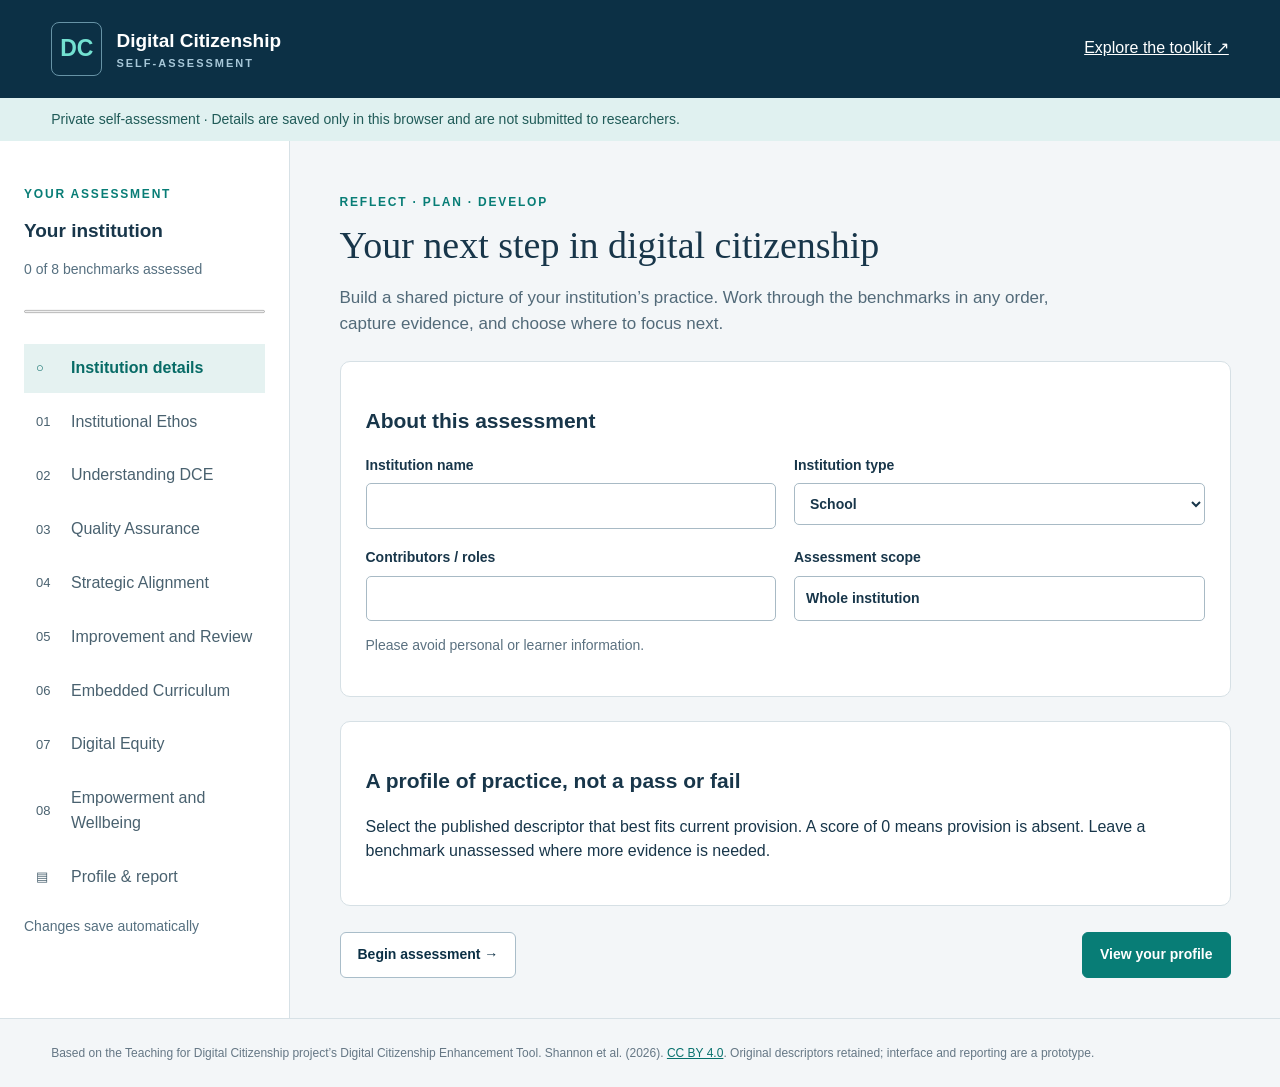
<file: index.html>
<!doctype html><html lang="en"><head><meta charset="utf-8"><meta name="viewport" content="width=device-width,initial-scale=1"><title>Digital Citizenship | Self-assessment</title><meta name="description" content="A self-assessment for schools and colleges using the Digital Citizenship Enhancement Tool."><link rel="stylesheet" href="style.css"></head><body data-page="home"><script src="content.js"></script><script src="multipage.js"></script></body></html>
</file>
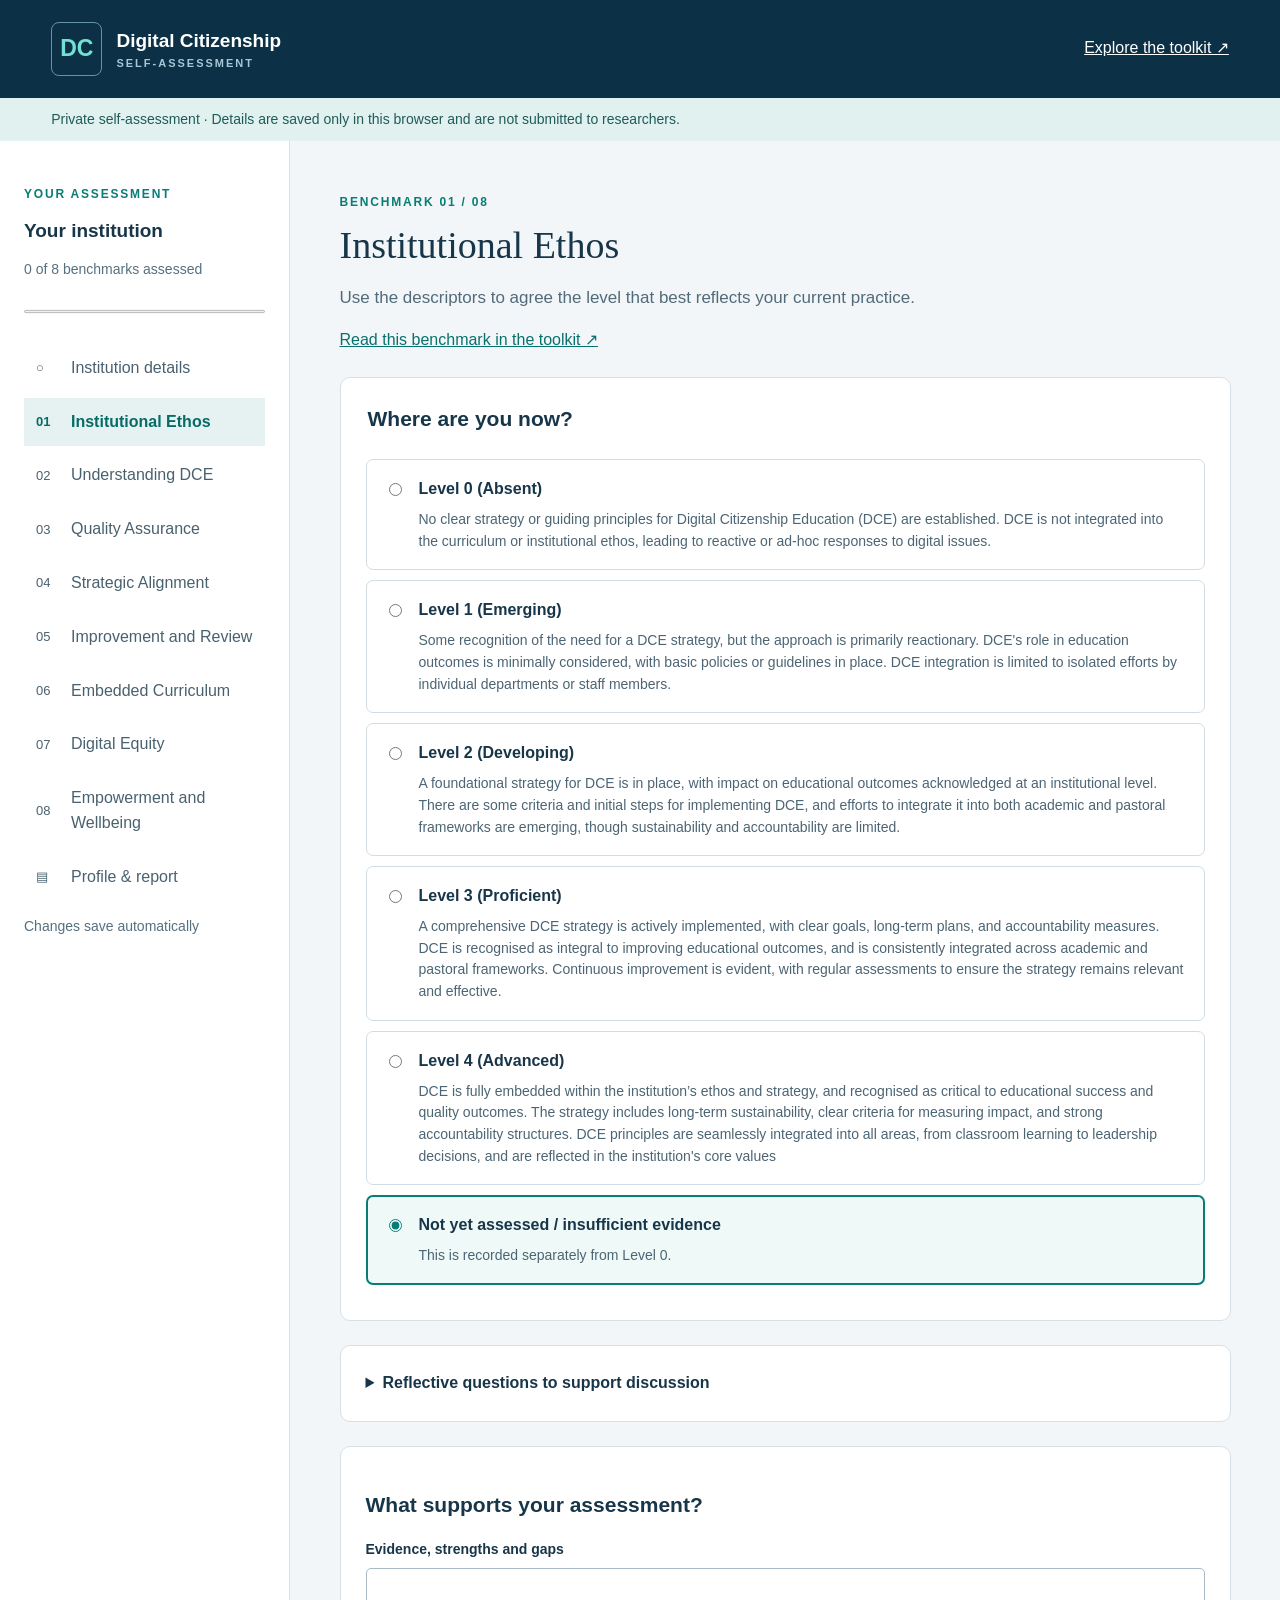
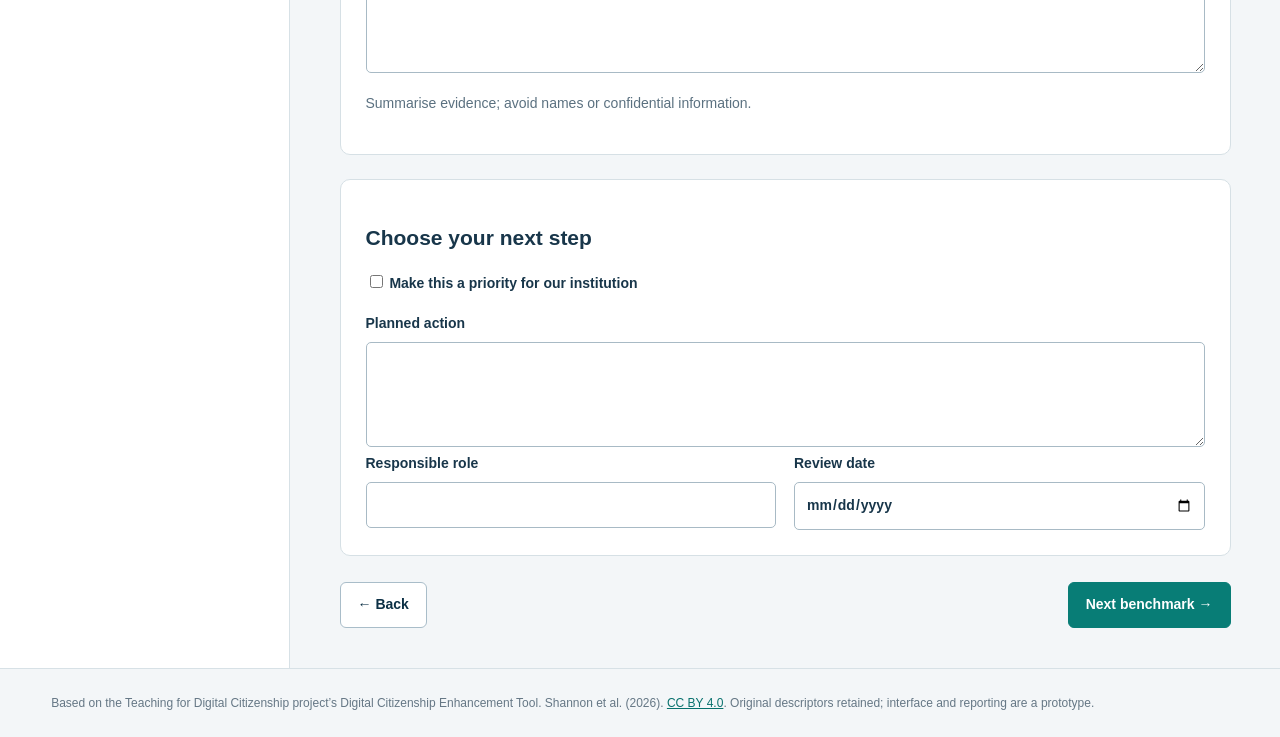
<file: benchmark-1.html>
<!doctype html><html lang="en"><head><meta charset="utf-8"><meta name="viewport" content="width=device-width,initial-scale=1"><title>Institutional Ethos | Digital Citizenship</title><link rel="stylesheet" href="style.css"></head><body data-page="benchmark" data-benchmark="0"><script src="content.js"></script><script src="multipage.js"></script></body></html>
</file>
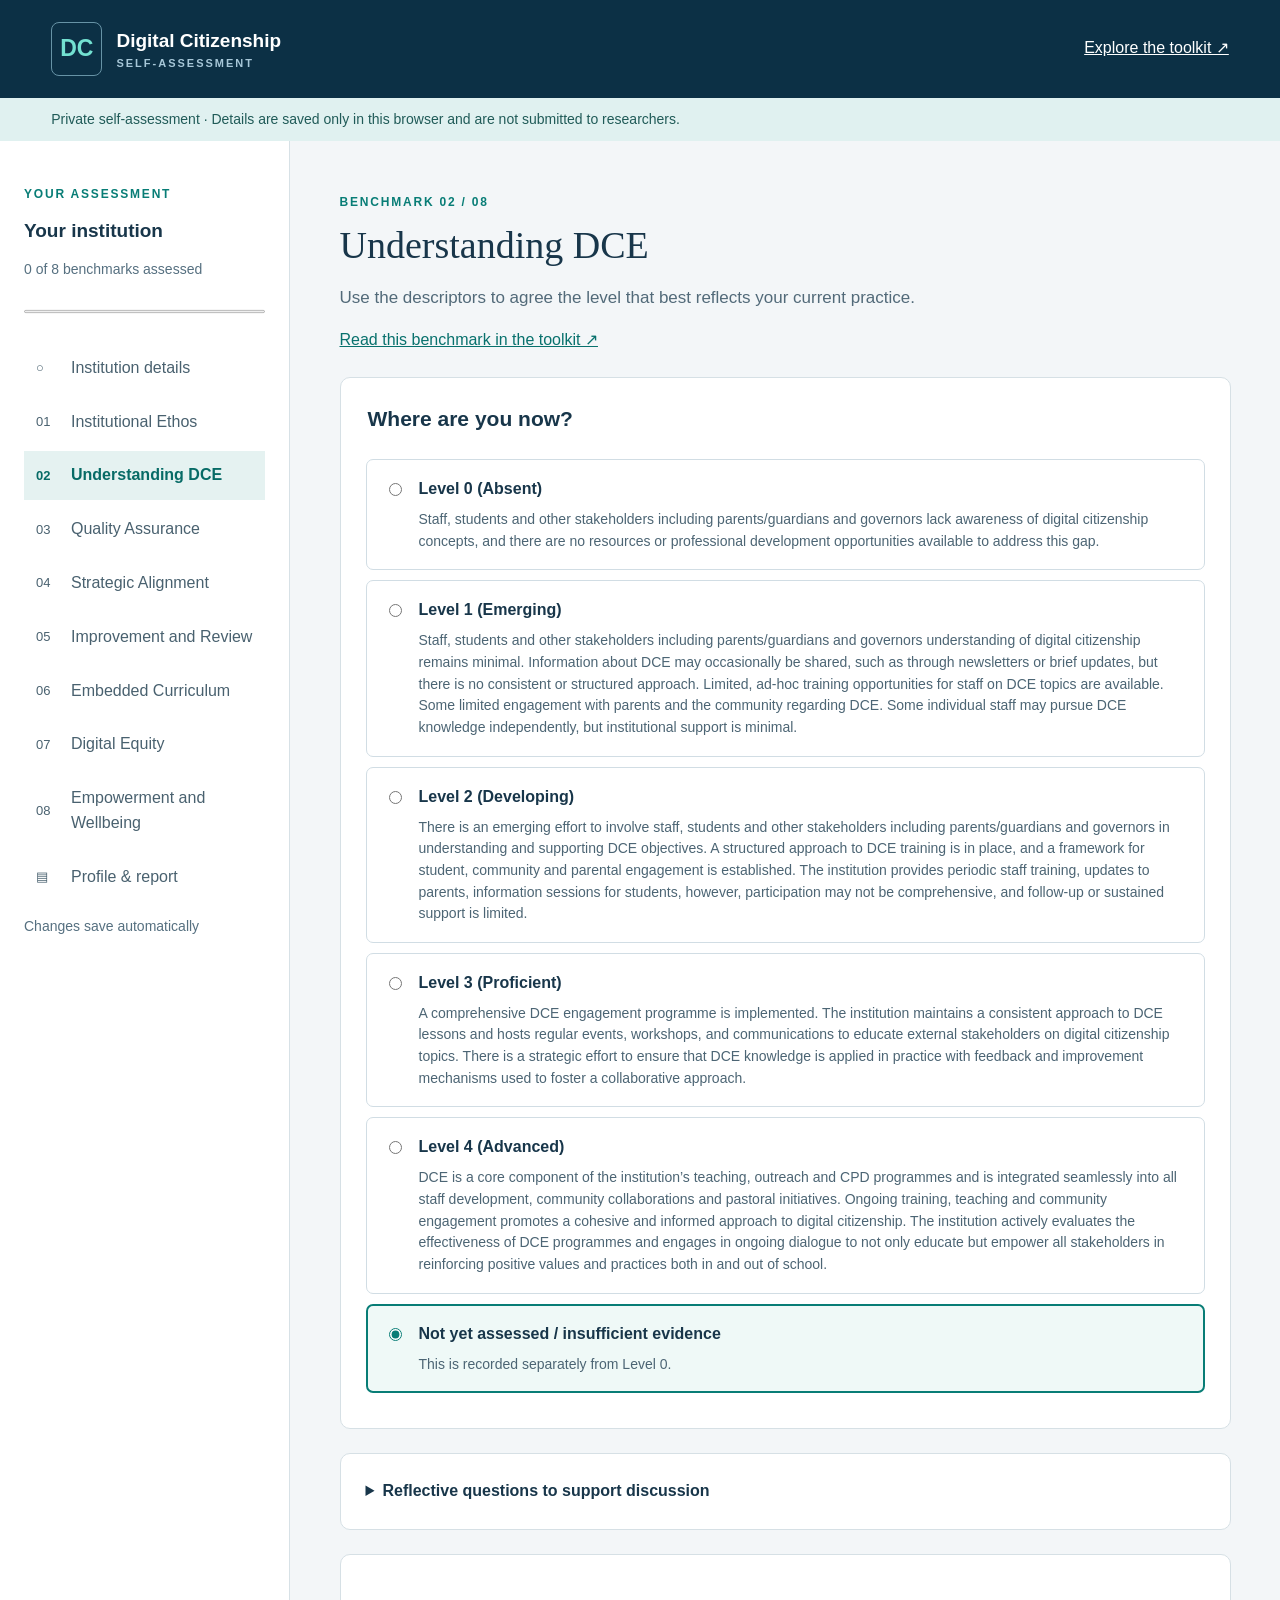
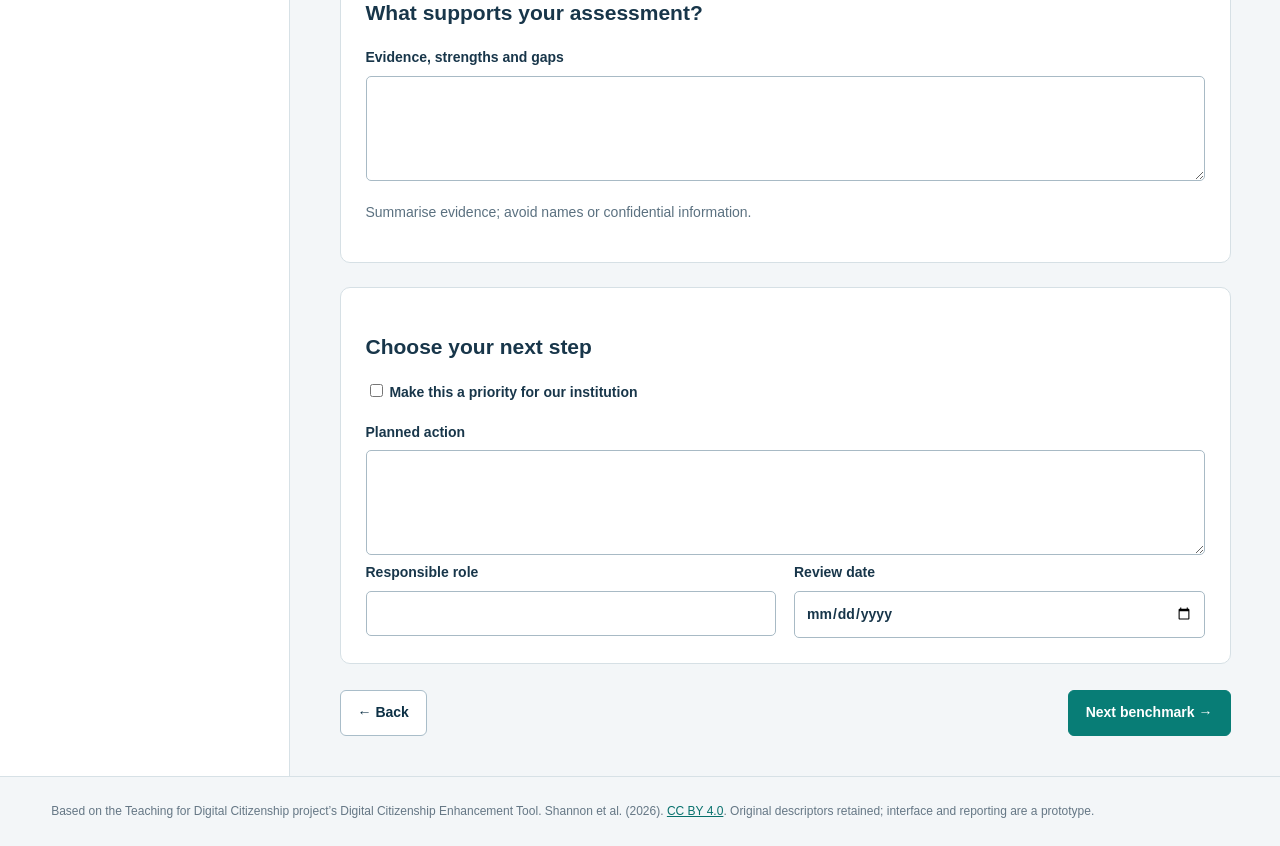
<file: benchmark-2.html>
<!doctype html><html lang="en"><head><meta charset="utf-8"><meta name="viewport" content="width=device-width,initial-scale=1"><title>Understanding DCE | Digital Citizenship</title><link rel="stylesheet" href="style.css"></head><body data-page="benchmark" data-benchmark="1"><script src="content.js"></script><script src="multipage.js"></script></body></html>
</file>
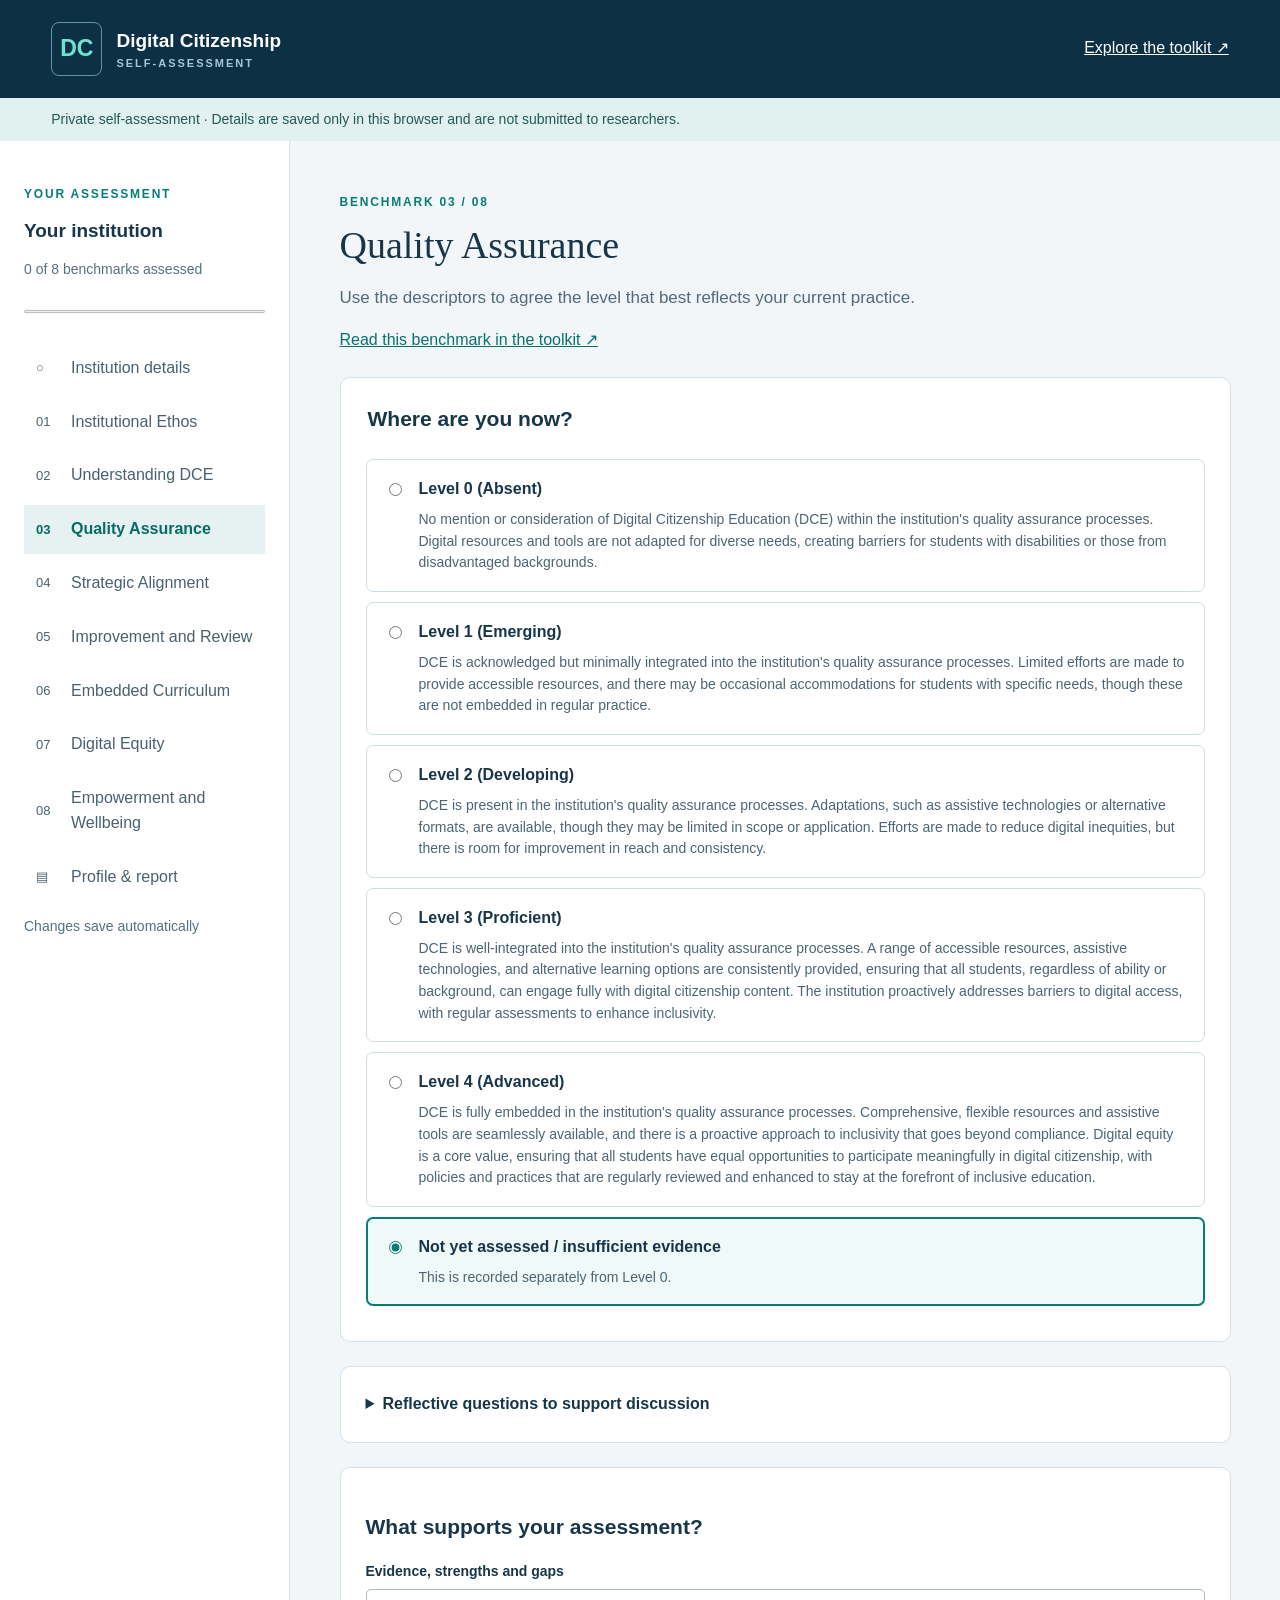
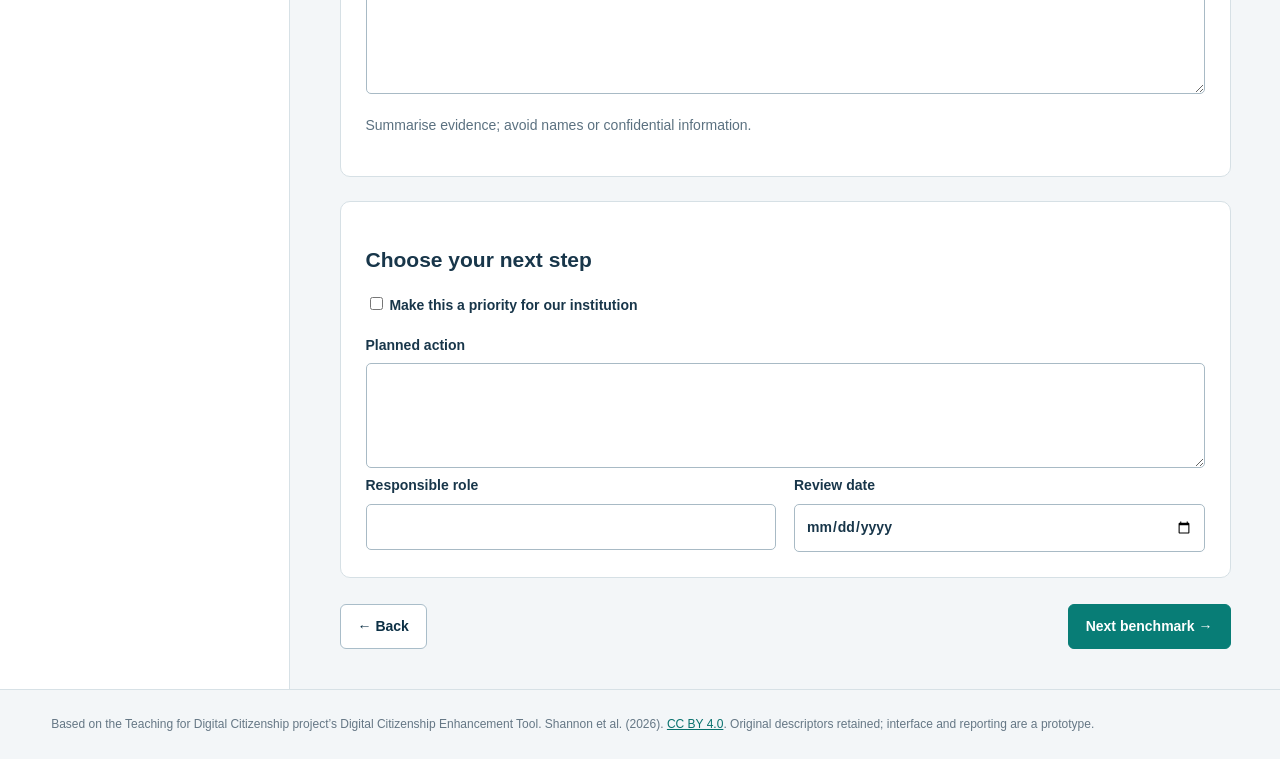
<file: benchmark-3.html>
<!doctype html><html lang="en"><head><meta charset="utf-8"><meta name="viewport" content="width=device-width,initial-scale=1"><title>Quality Assurance | Digital Citizenship</title><link rel="stylesheet" href="style.css"></head><body data-page="benchmark" data-benchmark="2"><script src="content.js"></script><script src="multipage.js"></script></body></html>
</file>
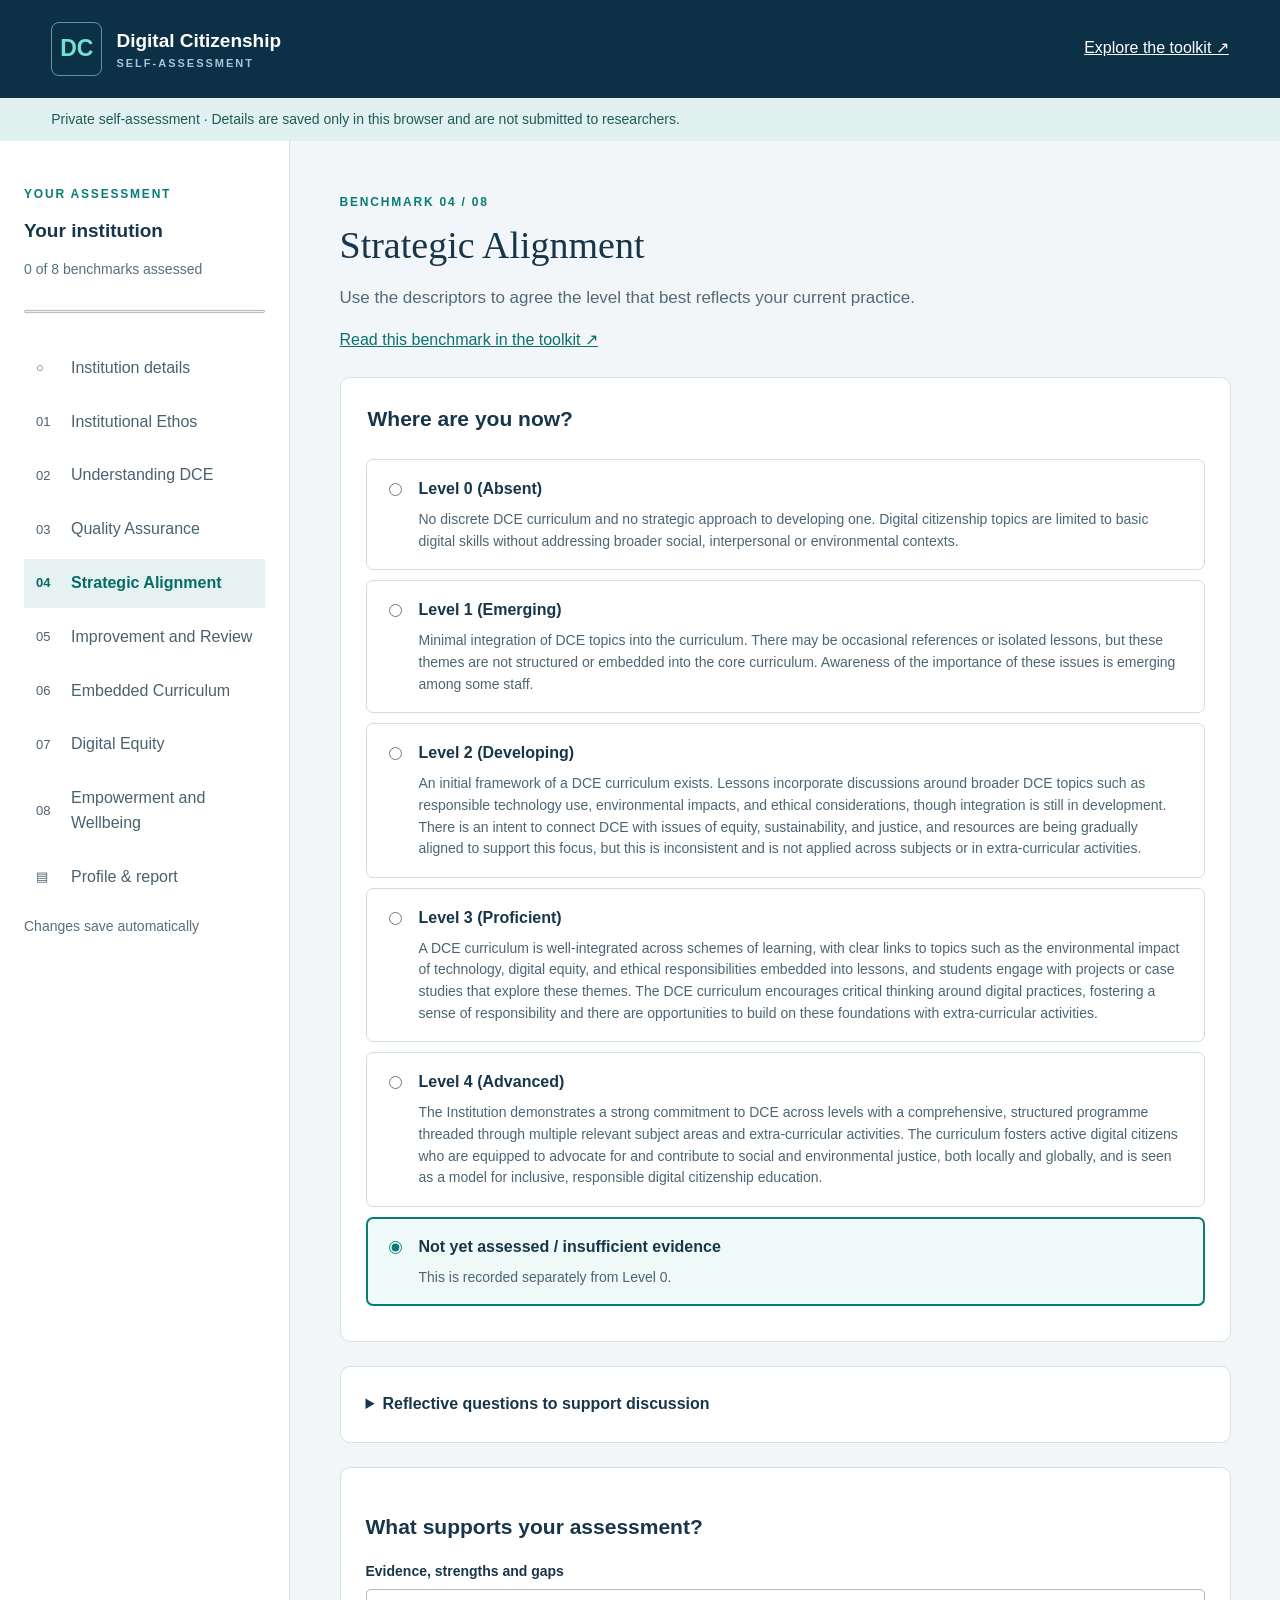
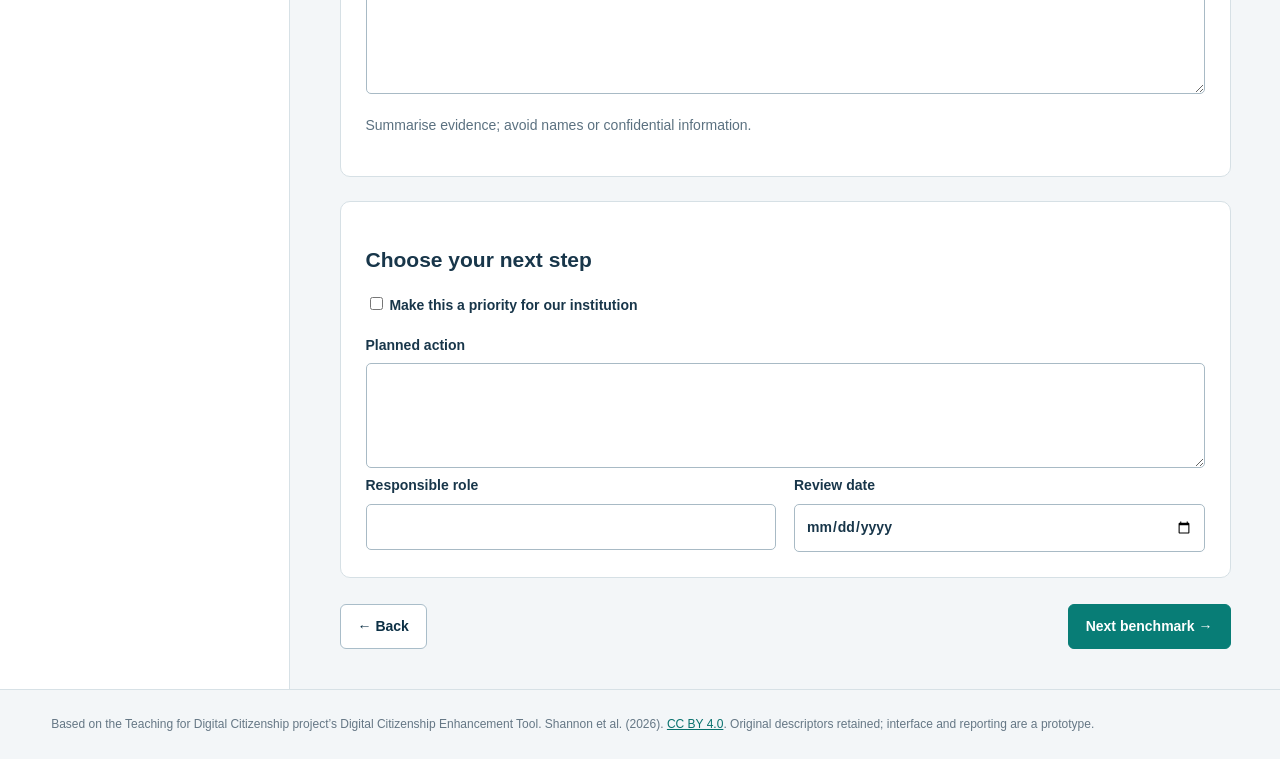
<file: benchmark-4.html>
<!doctype html><html lang="en"><head><meta charset="utf-8"><meta name="viewport" content="width=device-width,initial-scale=1"><title>Strategic Alignment | Digital Citizenship</title><link rel="stylesheet" href="style.css"></head><body data-page="benchmark" data-benchmark="3"><script src="content.js"></script><script src="multipage.js"></script></body></html>
</file>
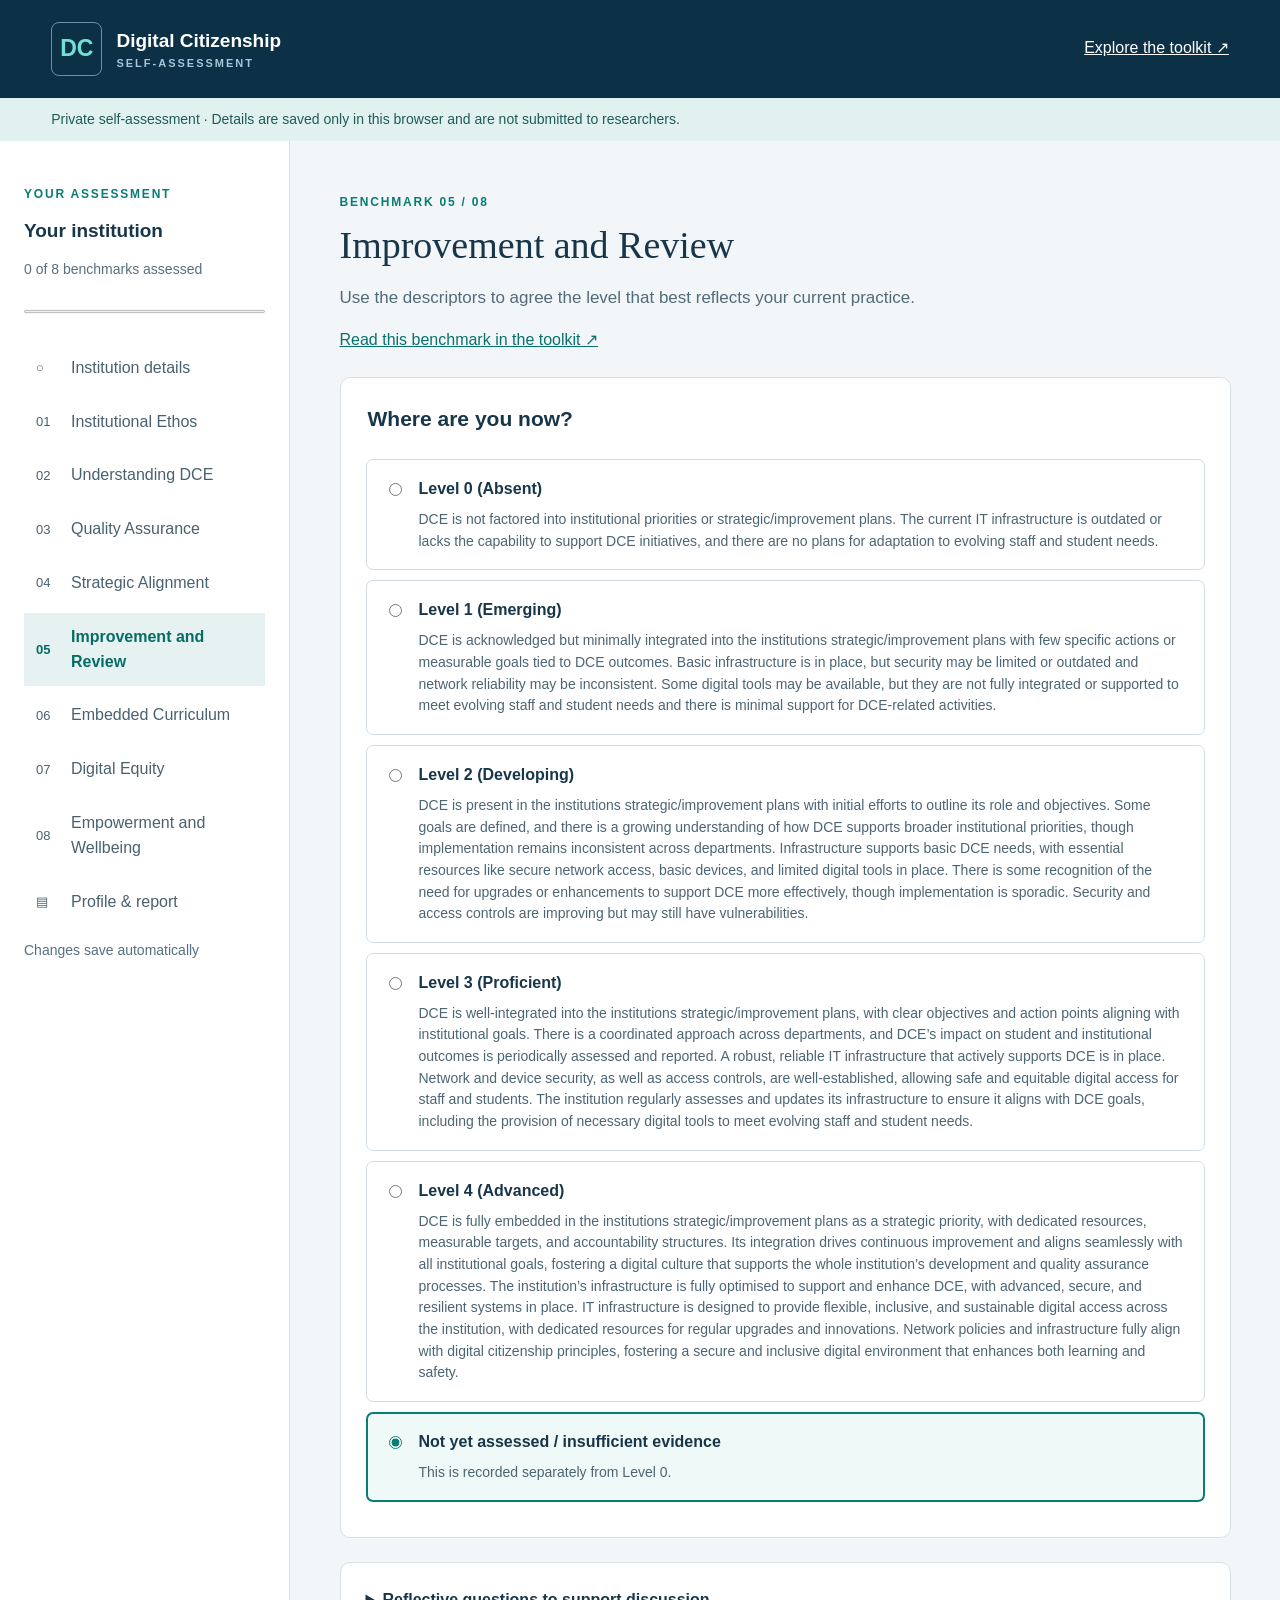
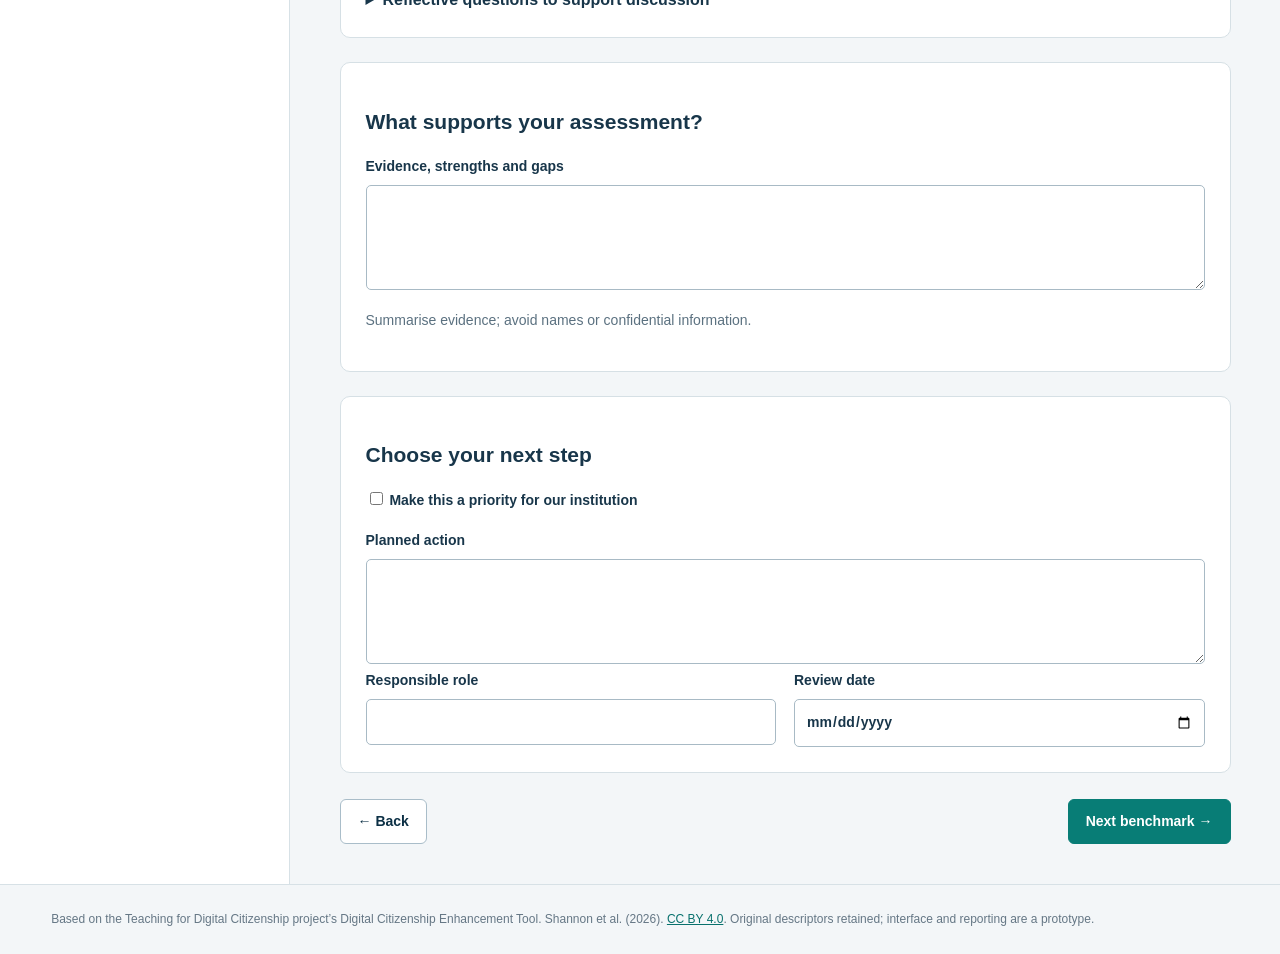
<file: benchmark-5.html>
<!doctype html><html lang="en"><head><meta charset="utf-8"><meta name="viewport" content="width=device-width,initial-scale=1"><title>Improvement and Review | Digital Citizenship</title><link rel="stylesheet" href="style.css"></head><body data-page="benchmark" data-benchmark="4"><script src="content.js"></script><script src="multipage.js"></script></body></html>
</file>
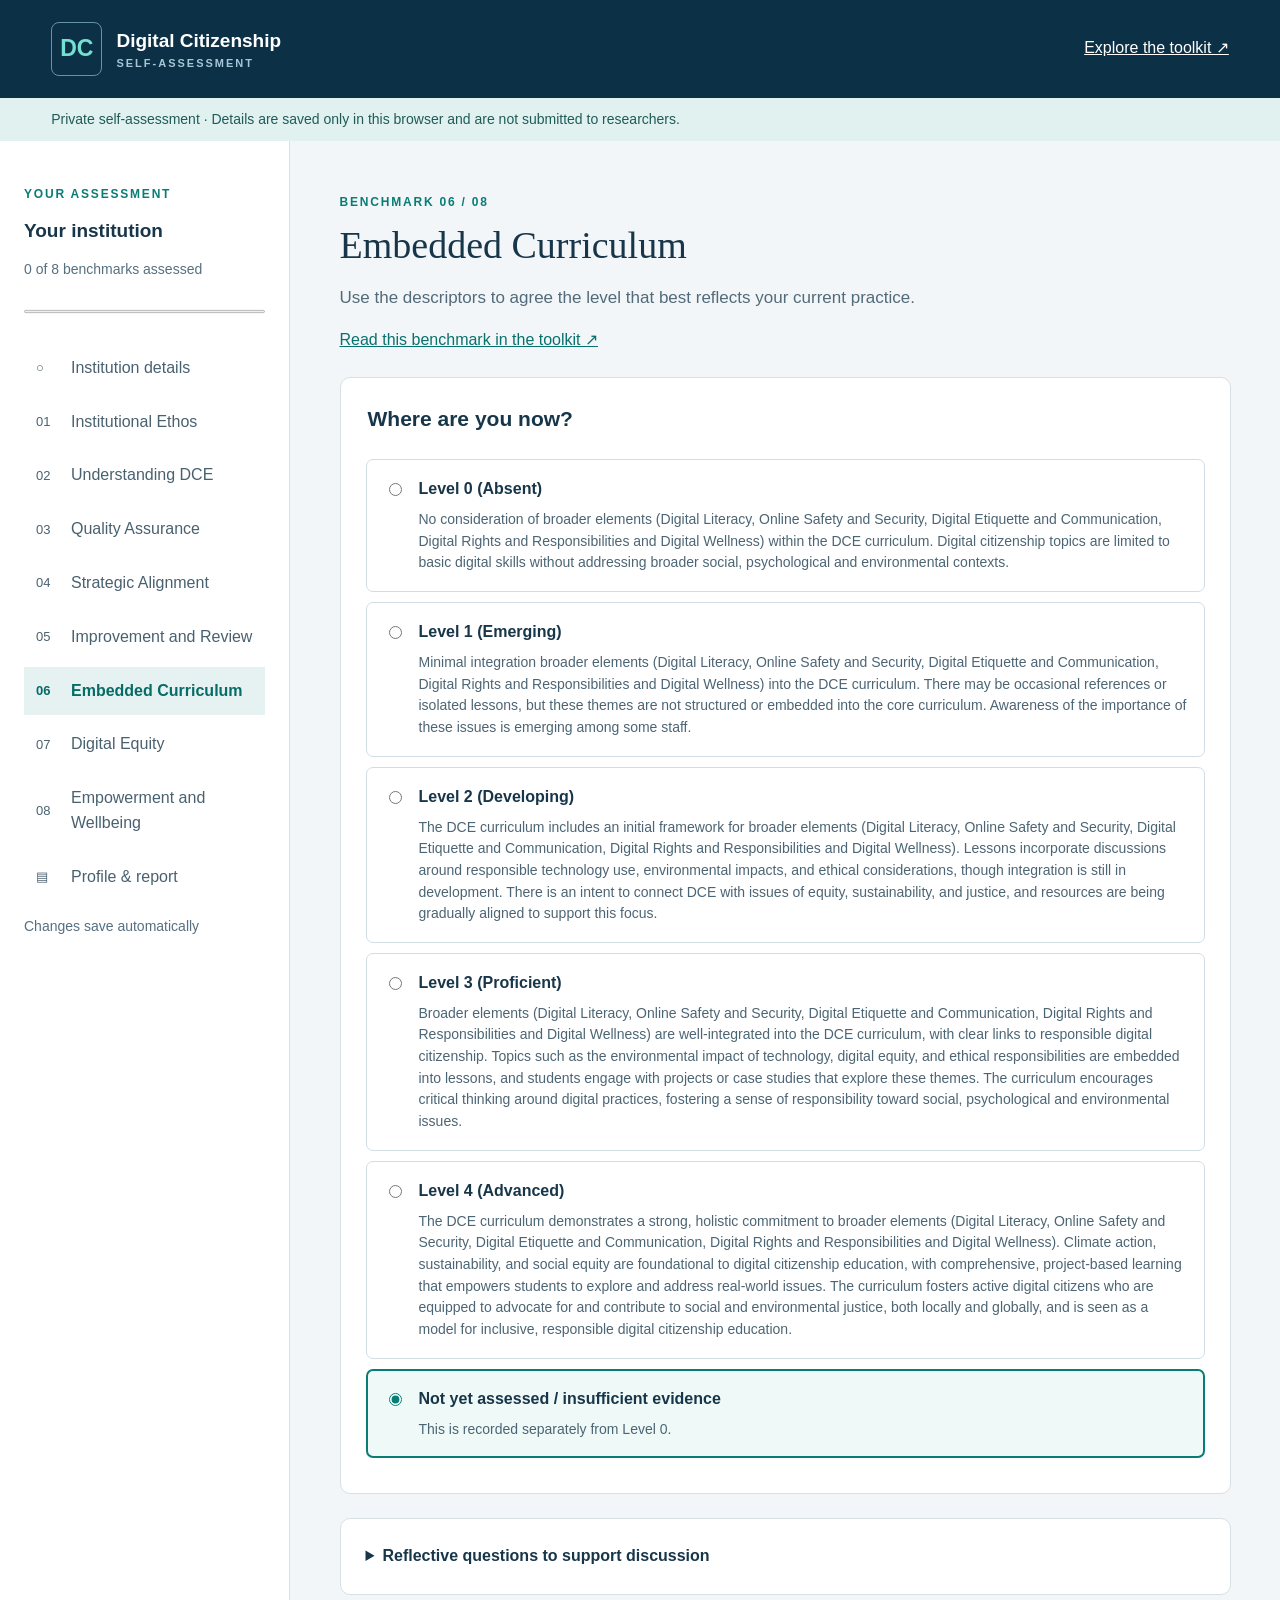
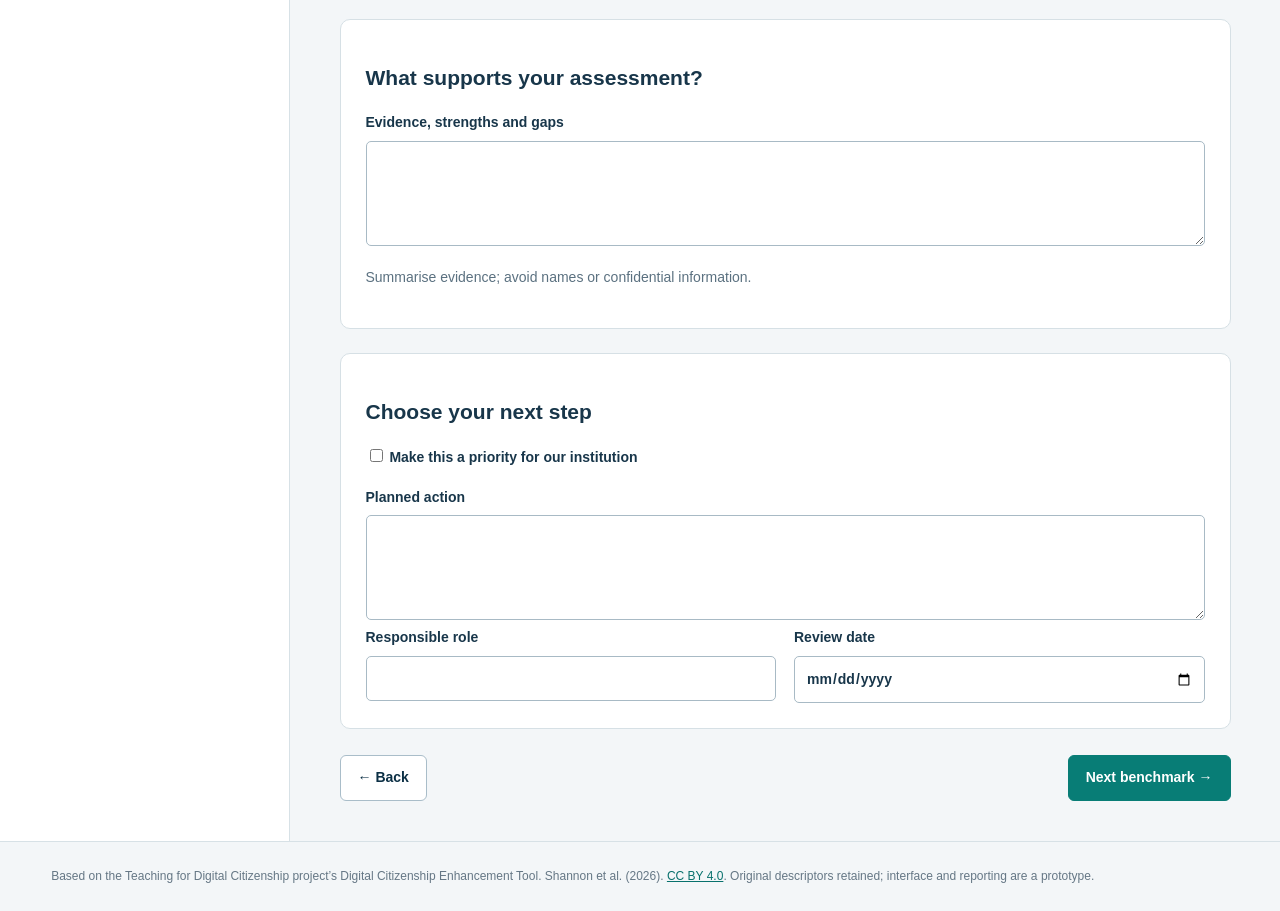
<file: benchmark-6.html>
<!doctype html><html lang="en"><head><meta charset="utf-8"><meta name="viewport" content="width=device-width,initial-scale=1"><title>Embedded Curriculum | Digital Citizenship</title><link rel="stylesheet" href="style.css"></head><body data-page="benchmark" data-benchmark="5"><script src="content.js"></script><script src="multipage.js"></script></body></html>
</file>
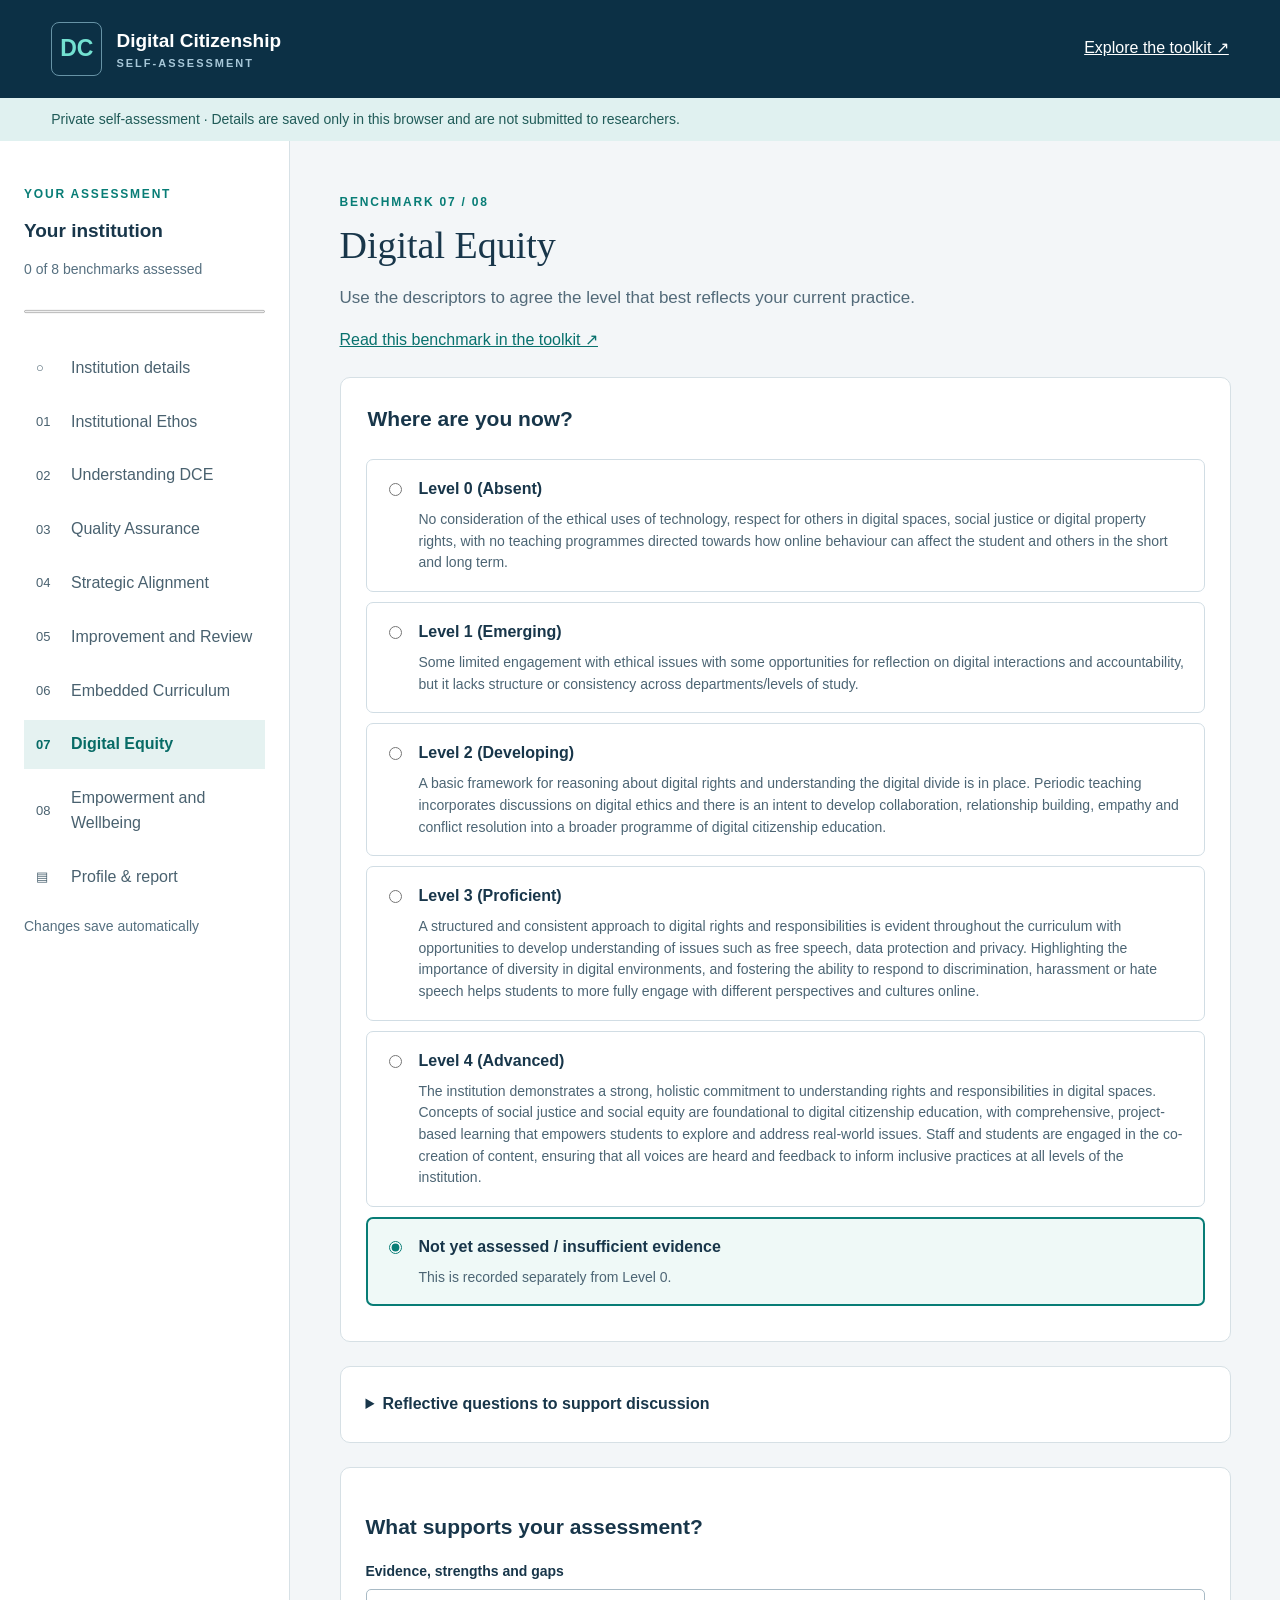
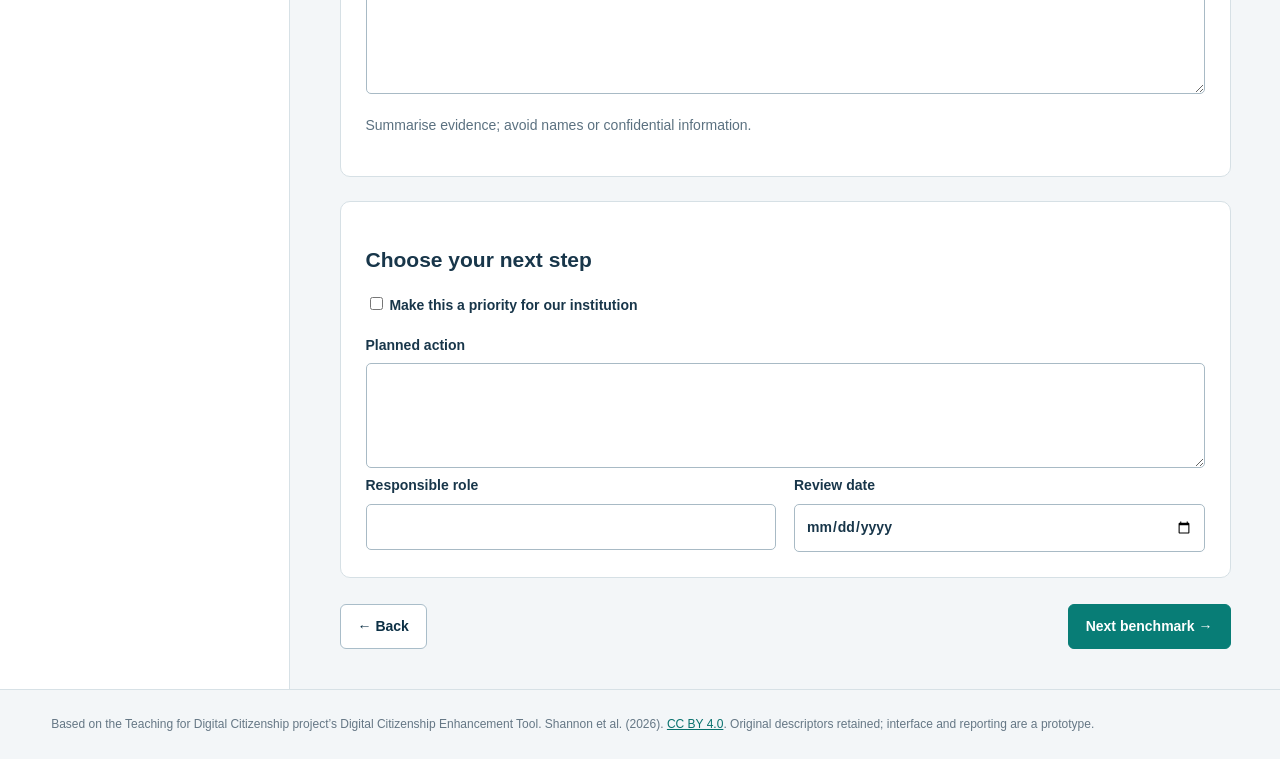
<file: benchmark-7.html>
<!doctype html><html lang="en"><head><meta charset="utf-8"><meta name="viewport" content="width=device-width,initial-scale=1"><title>Digital Equity | Digital Citizenship</title><link rel="stylesheet" href="style.css"></head><body data-page="benchmark" data-benchmark="6"><script src="content.js"></script><script src="multipage.js"></script></body></html>
</file>
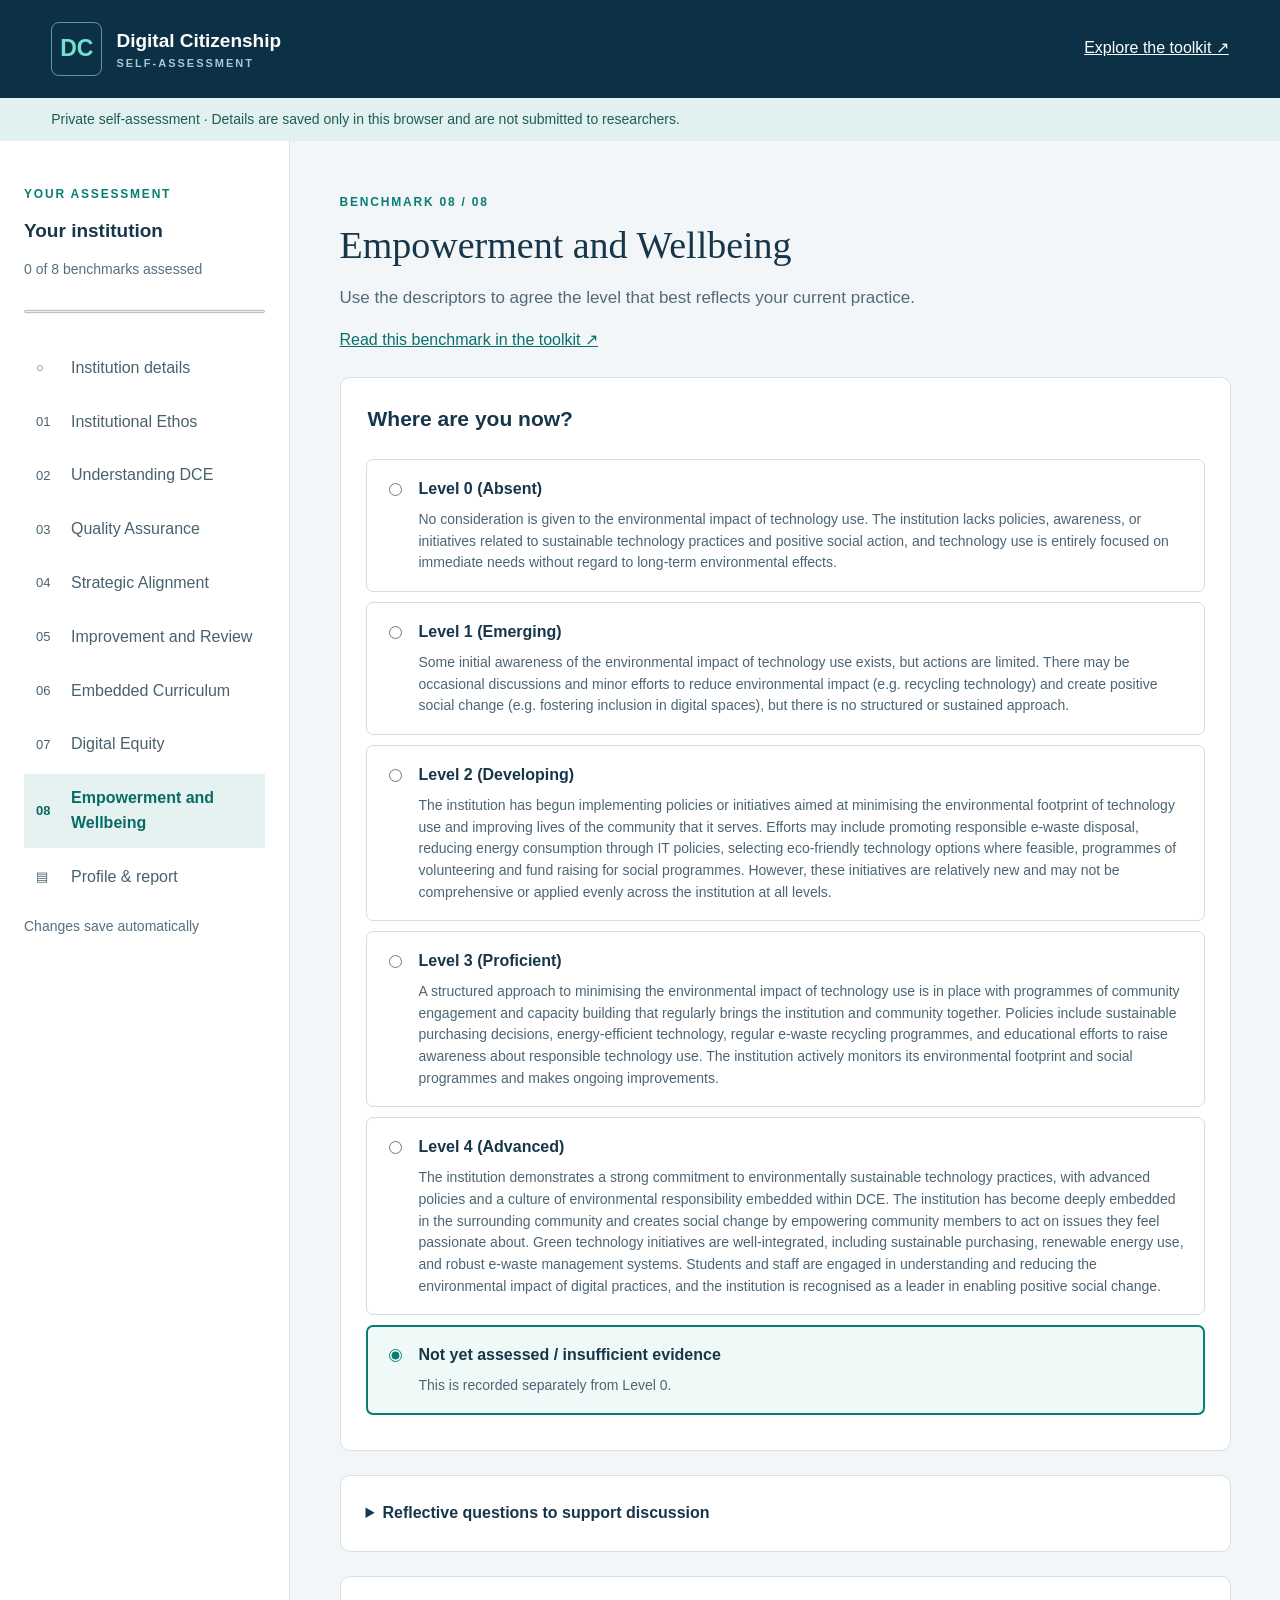
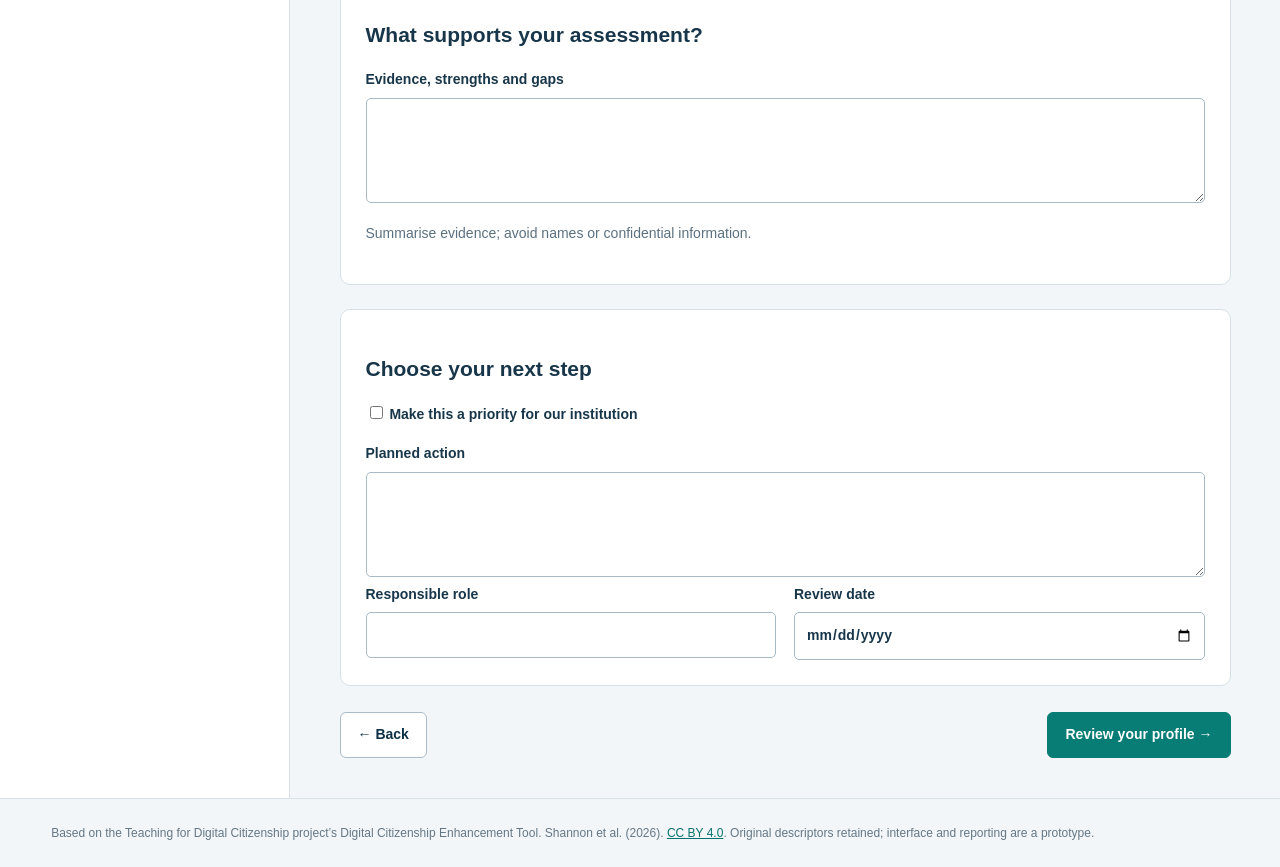
<file: benchmark-8.html>
<!doctype html><html lang="en"><head><meta charset="utf-8"><meta name="viewport" content="width=device-width,initial-scale=1"><title>Empowerment and Wellbeing | Digital Citizenship</title><link rel="stylesheet" href="style.css"></head><body data-page="benchmark" data-benchmark="7"><script src="content.js"></script><script src="multipage.js"></script></body></html>
</file>
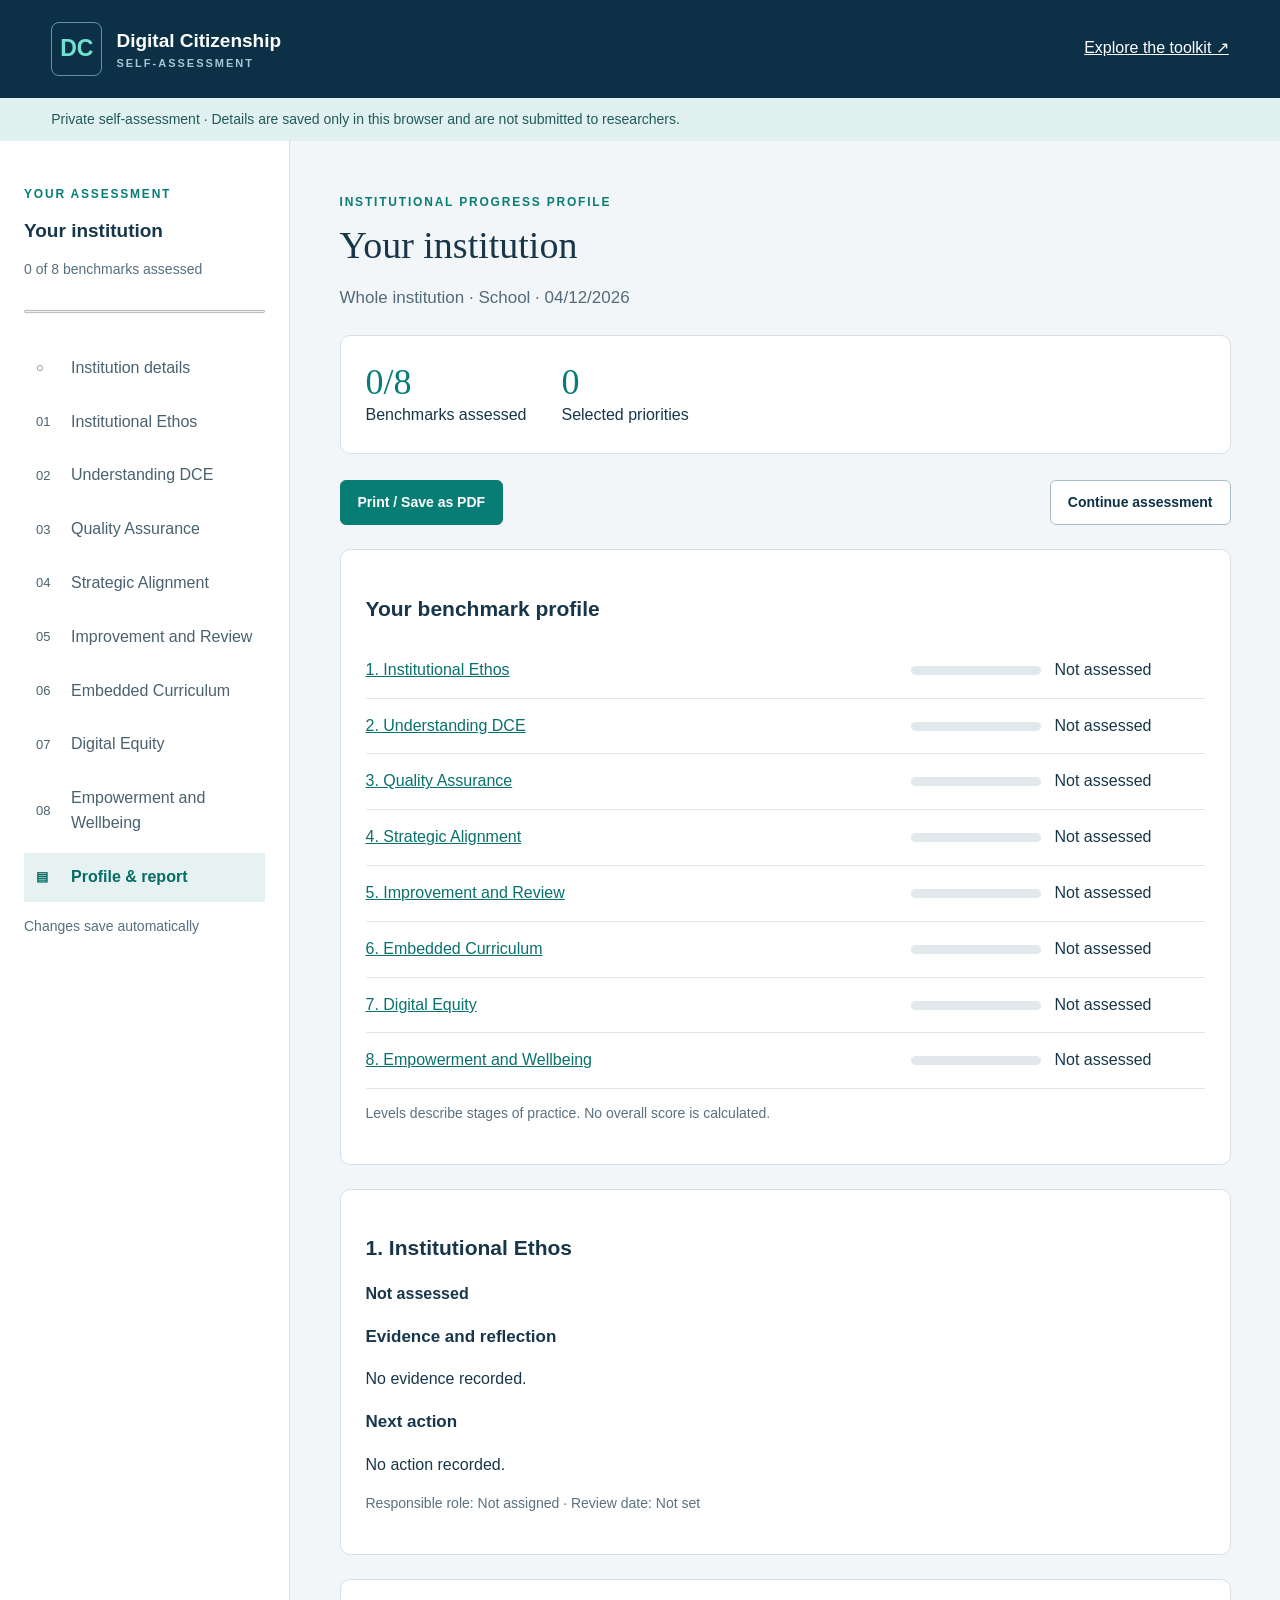
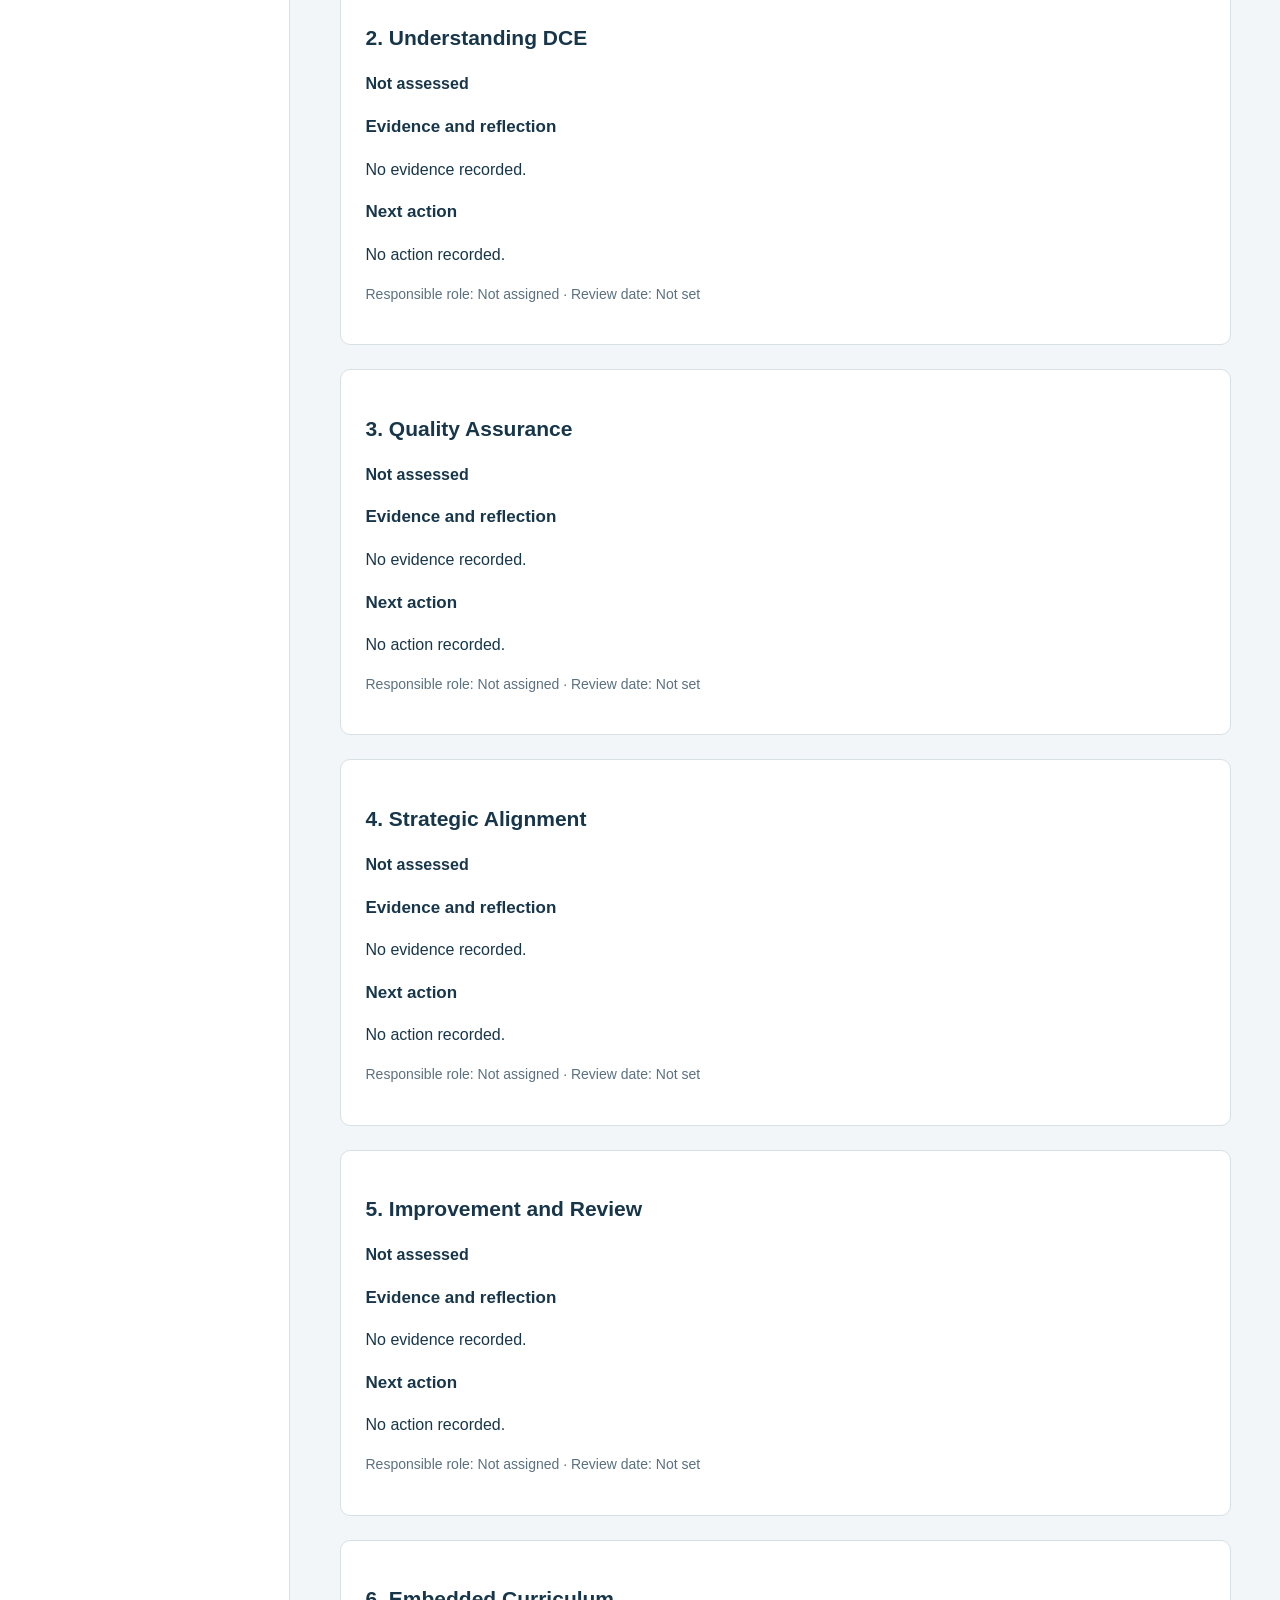
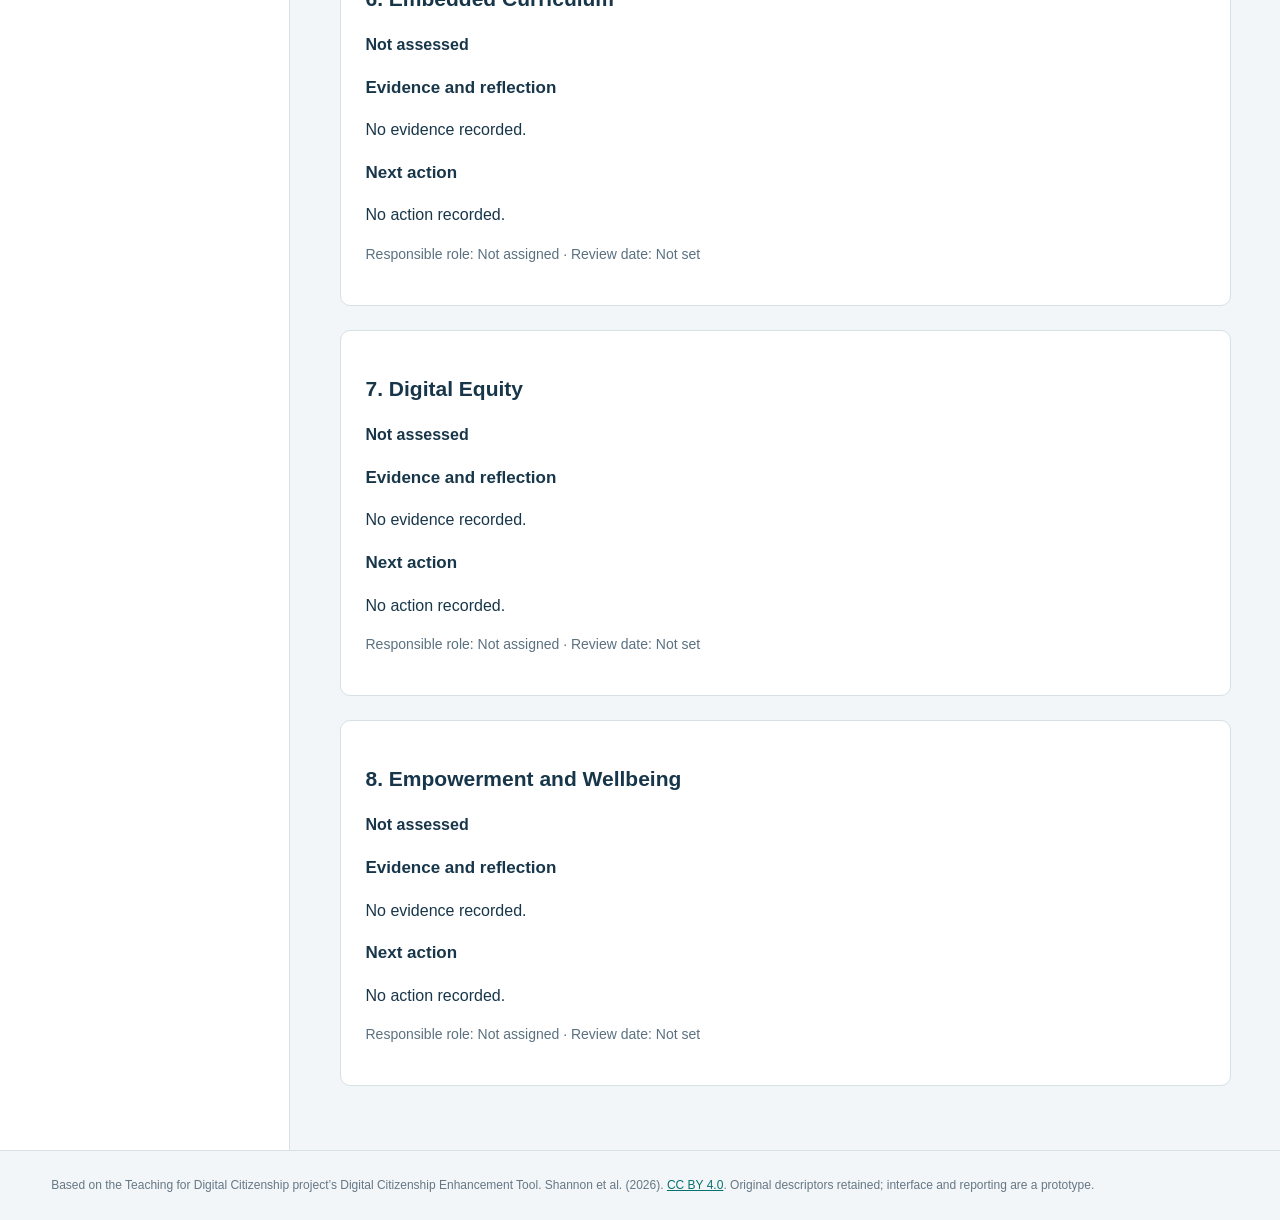
<file: report.html>
<!doctype html><html lang="en"><head><meta charset="utf-8"><meta name="viewport" content="width=device-width,initial-scale=1"><title>Your profile | Digital Citizenship</title><link rel="stylesheet" href="style.css"></head><body data-page="report"><script src="content.js"></script><script src="multipage.js"></script></body></html>
</file>
<file: style.css>
:root{font-family:Arial,Helvetica,sans-serif;color:#18364a;background:#f3f6f8;font-size:16px;line-height:1.55;--navy:#0c3045;--teal:#087d76}*{box-sizing:border-box}body{margin:0}header{background:var(--navy);color:white;padding:22px 4%;display:flex;align-items:center;justify-content:space-between;gap:24px}header a{color:white}.brand{text-decoration:none;display:flex;gap:14px;align-items:center}.brand b{border:1px solid #6793a6;border-radius:8px;padding:8px;font-size:23px;color:#73e1d1}.brand span{font-size:19px;font-weight:700}.brand small{display:block;font-size:11px;letter-spacing:2px;color:#a7c7d8}.notice{padding:11px 4%;background:#e0f1f0;color:#205b58;font-size:14px}.shell{display:grid;grid-template-columns:290px minmax(0,1fr);max-width:1500px;margin:auto;min-height:75vh}aside{padding:32px 24px;border-right:1px solid #d7e1e6;background:#fff}aside h2{font-size:19px;margin:4px 0}aside p{font-size:14px;color:#567080}progress{width:100%;height:7px;accent-color:var(--teal)}nav{margin-top:24px;display:grid;gap:5px}nav button{background:transparent;border:0;text-align:left;color:#49616f;padding:12px;font-weight:400;display:flex;gap:12px;align-items:center}nav button.active{background:#e5f2f1;color:#076b66;font-weight:700}nav button span:first-child{min-width:23px;font-size:13px}nav button i{margin-left:auto;font-style:normal}main{padding:40px 5%;max-width:1100px;width:100%}.eyebrow{font-size:12px!important;letter-spacing:1.8px;font-weight:700;color:var(--teal)!important}h1{font-family:Georgia,serif;font-weight:400;font-size:38px;line-height:1.15;margin:8px 0 16px}h2{font-size:21px}h3{font-size:17px}.intro{font-size:17px;color:#526a79;max-width:750px}.card{background:white;border:1px solid #d6e0e5;padding:25px;border-radius:10px;margin:24px 0}.grid{display:grid;grid-template-columns:1fr 1fr;gap:18px}label{display:block;font-size:14px;font-weight:700}input:not([type=radio]):not([type=checkbox]),select,textarea{font:inherit;color:inherit;background:white;width:100%;border:1px solid #a8bac5;border-radius:5px;padding:11px;margin-top:7px}textarea{min-height:105px;resize:vertical}button{font:inherit;font-size:14px;font-weight:700;border:1px solid #a9bdc9;background:white;border-radius:6px;padding:11px 17px;color:var(--navy);cursor:pointer}button:hover{border-color:var(--teal);background:#f1f8f7}button.primary{background:var(--teal);border-color:var(--teal);color:white}button:focus-visible,a:focus-visible,input:focus-visible,textarea:focus-visible,select:focus-visible{outline:3px solid #b7680c;outline-offset:3px}.actions{display:flex;gap:12px;align-items:center;justify-content:space-between;flex-wrap:wrap;margin-top:26px}fieldset{border:0;padding:0;margin:0}legend{font-size:21px;font-weight:700;margin-bottom:14px}.level{display:flex;gap:14px;align-items:start;padding:17px;border:1px solid #d1dde4;background:white;border-radius:7px;margin:10px 0;cursor:pointer;font-size:16px}.level:has(input:checked){border:2px solid var(--teal);padding:16px;background:#eff9f7}.level input{margin-top:6px;accent-color:var(--teal);flex-shrink:0}.level strong{display:block}.level p{font-size:14px;font-weight:400;line-height:1.55;margin:7px 0 0;color:#4c6574}details{margin:18px 0}summary{cursor:pointer;font-weight:700}li{margin:10px 0}.muted{color:#5b7180;font-size:14px}.tag{display:inline-block;border-radius:4px;background:#e6f2f0;color:#14675f;padding:3px 9px;font-size:13px}.profile-row{display:grid;grid-template-columns:minmax(160px,1fr) 130px 150px;gap:14px;align-items:center;padding:15px 0;border-bottom:1px solid #e0e7eb}.track{height:9px;background:#e1e9ed;border-radius:8px;overflow:hidden}.fill{height:100%;background:var(--teal)}.report-text{white-space:pre-wrap;overflow-wrap:anywhere}.stats{display:flex;gap:35px}.stats b{display:block;font:36px Georgia,serif;color:var(--teal)}footer{font-size:12px;color:#657785;padding:25px 4%;border-top:1px solid #d7e1e6}a{color:#08716d}.print-only{display:none}@media(max-width:850px){.shell{grid-template-columns:1fr}aside{padding:20px}nav{display:flex;overflow:auto}nav button{min-width:155px}main{padding:26px 20px}.grid{grid-template-columns:1fr}h1{font-size:31px}.profile-row{grid-template-columns:1fr 90px}.profile-row .track{display:none}header{padding:18px 20px}header>a:last-child{font-size:13px}}@media print{@page{margin:16mm}header,.notice,aside,footer,.no-print{display:none!important}.shell{display:block}main{padding:0;max-width:none}.card{border:0;border-top:1px solid #bac9d0;padding:16px 0;border-radius:0;break-inside:avoid}body{background:white;font-size:11pt}h1{font-size:27pt}h2{break-after:avoid}.print-only{display:block}.profile-row{padding:7px 0}a{color:inherit}.track,.fill{print-color-adjust:exact;-webkit-print-color-adjust:exact}}
</file>
